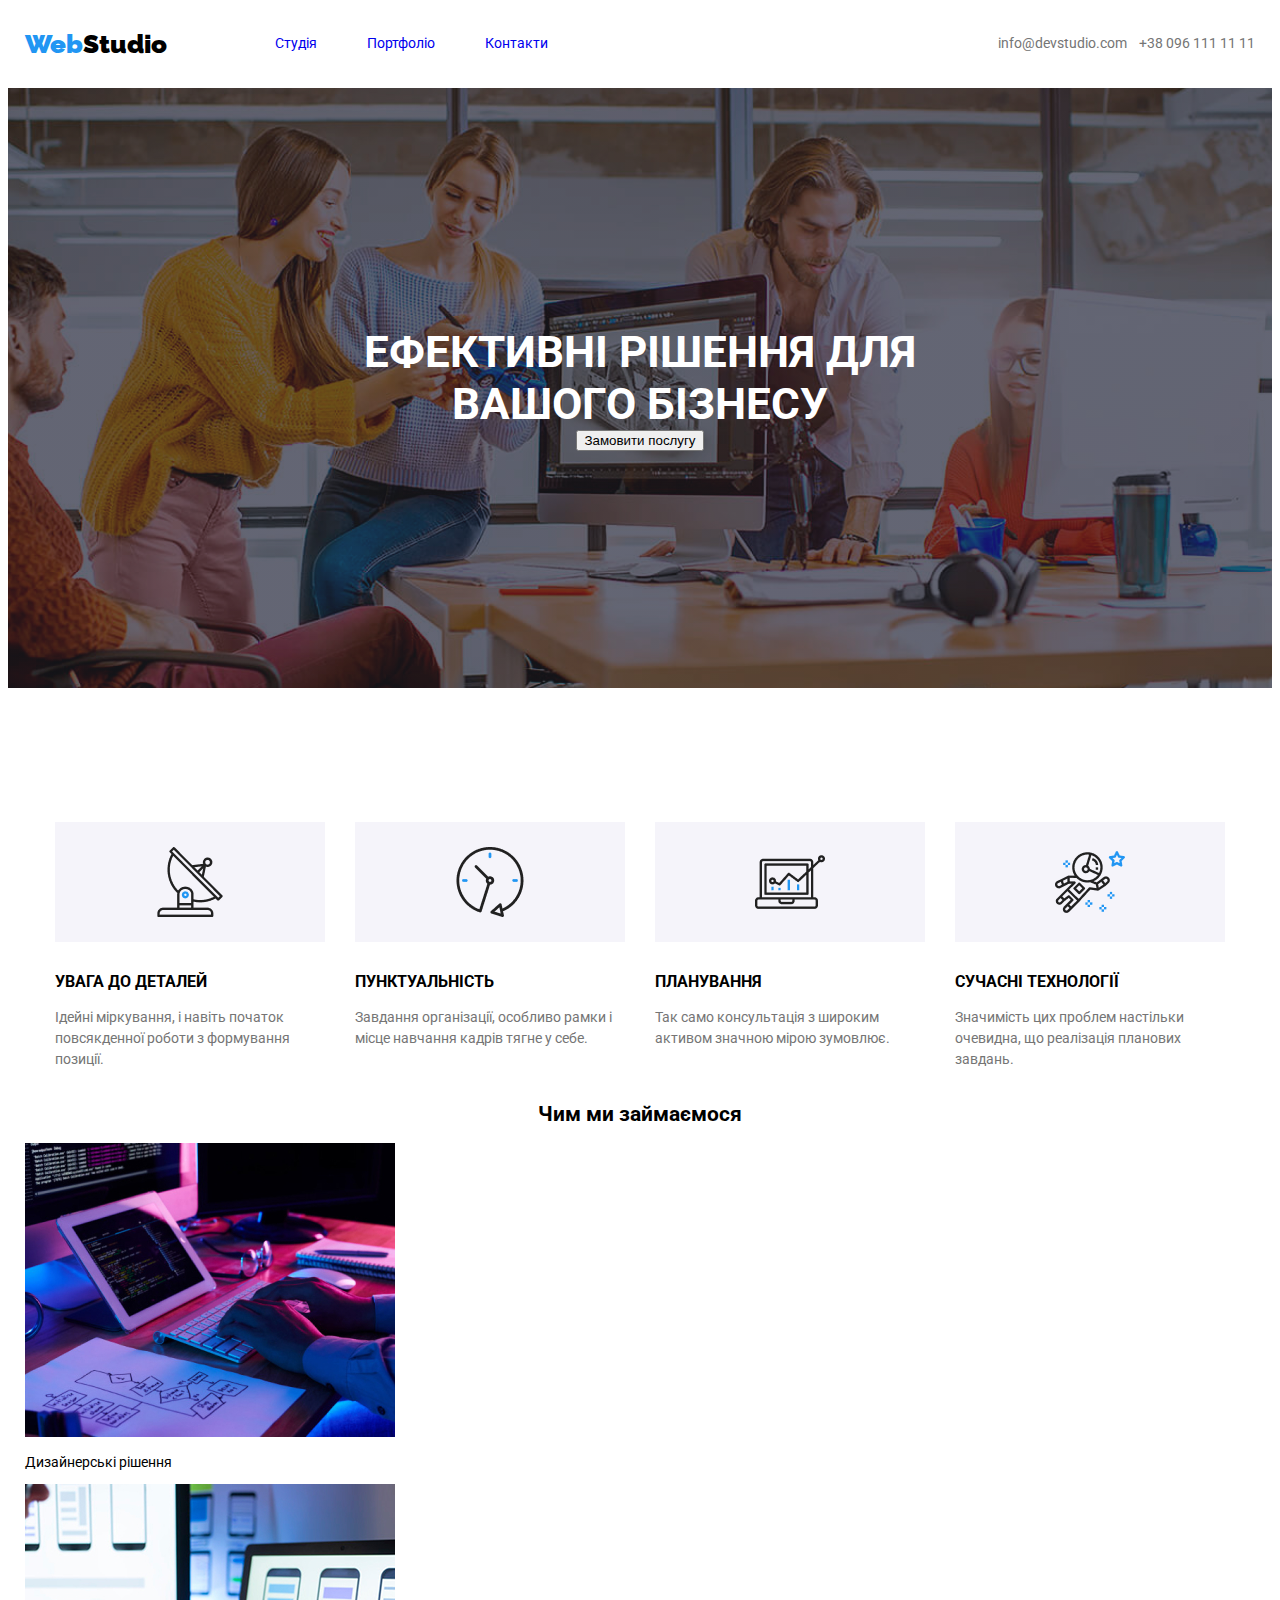
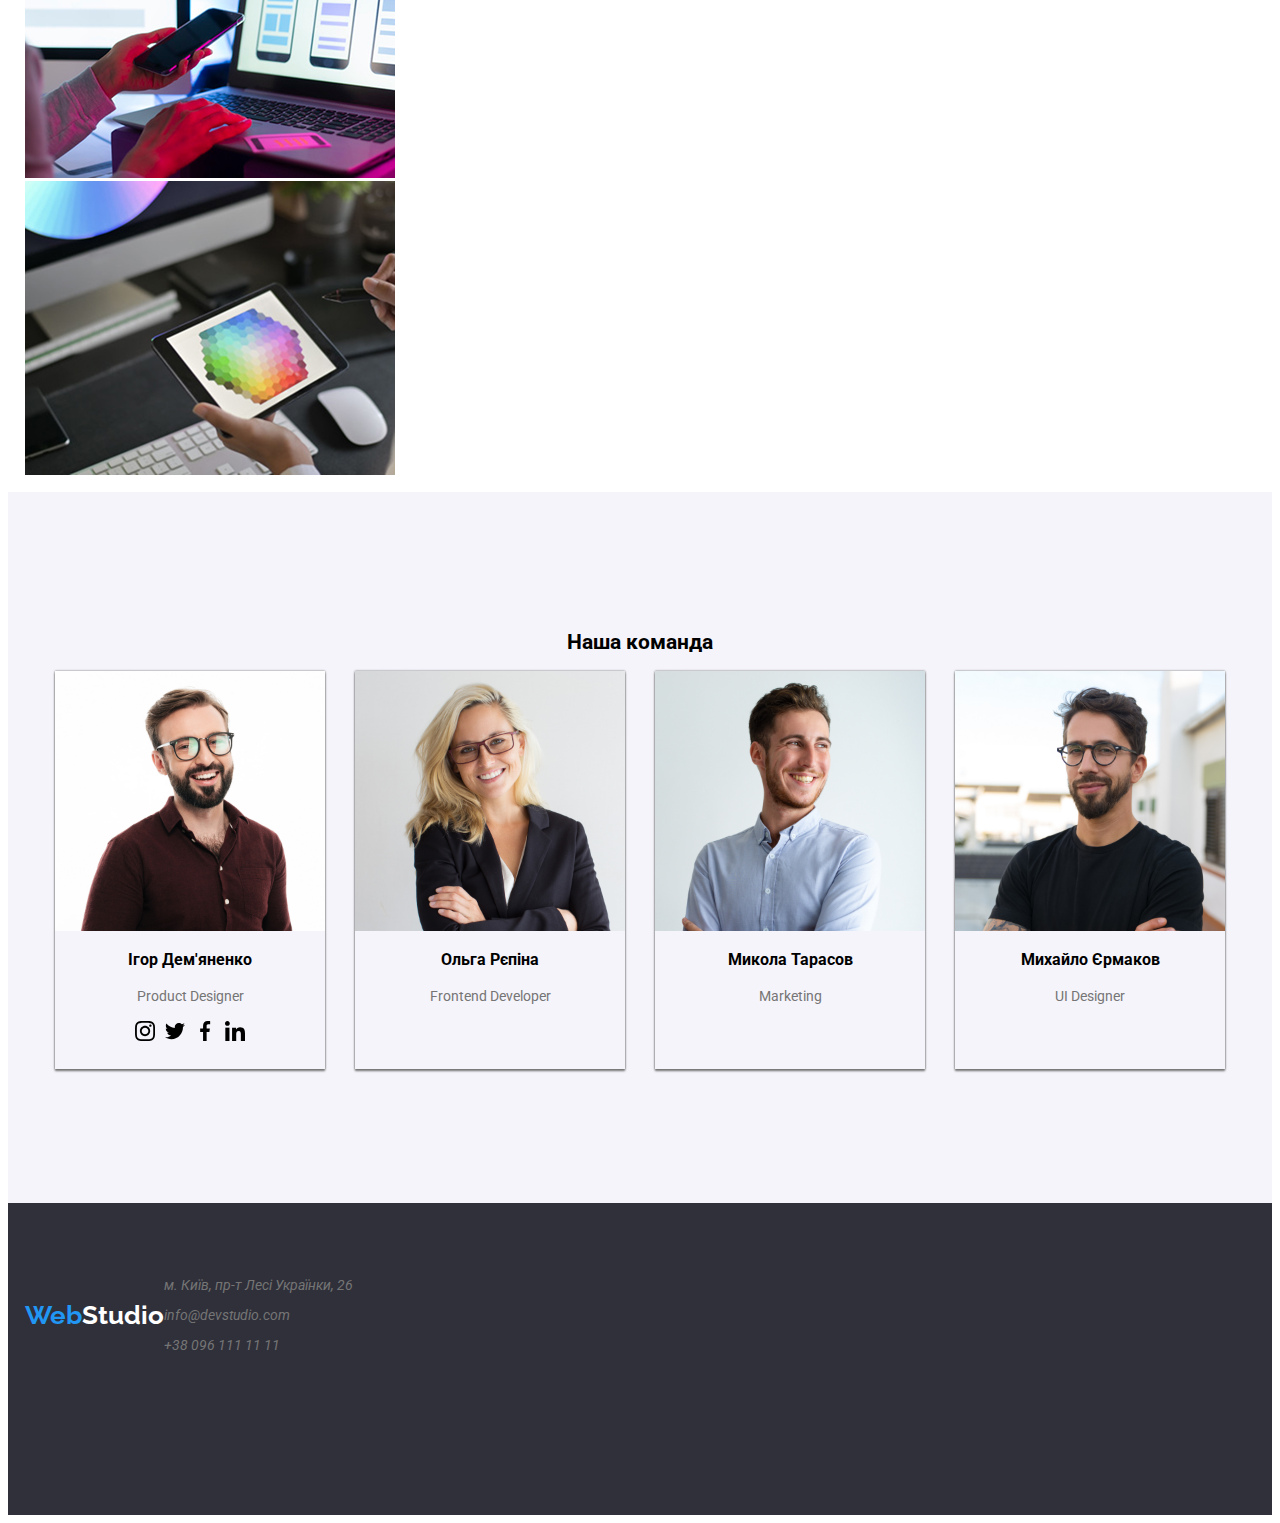
<file: index.html>
<!DOCTYPE html>
<html lang="en">
  <head>
    <meta charset="UTF-8" />
    <meta name="viewport" content="width=device-width, initial-scale=1.0" />

    <link
      href="https://fonts.googleapis.com/css2?family=Raleway:wght@900&display=swap"
      rel="stylesheet"
    />
    <link
      href="https://fonts.googleapis.com/css2?family=Roboto:wght@100...900&display=swap"
      rel="stylesheet"
    />
    <link rel="stylesheet" href="./css/stiles.css" />
    <title>WebStudio</title>
  </head>
  <body>
    <!-- logo+nav(studio-port-contakt)+email+tel -->
    <header>
      <div class="container">
        <h1 class="logo">
          <a href="https://splinter1978.github.io/WebStudio_mentor/">
            <b>Web<span>Studio</span></b>
          </a>
        </h1>
        <nav>
          <ul>
            <li class="nav-item">
              <a href="#">Студія</a>
            </li>
            <li>
              <a href="./portfolio.html">Портфоліо</a>
            </li>
            <li>
              <a href="./contacts.html">Контакти</a>
            </li>
          </ul>
        </nav>
        <div class="contact-head">
          <a href="mailto:info@devstudio.com">info@devstudio.com</a>
          <a href="tel:+380961111111">+38 096 111 11 11</a>
        </div>
      </div>
    </header>
    <!-- hero+about+what-are-we-doing+our-team -->
    <main>
      <section class="hero">
        <div class="container">
          <p>Ефективні рішення для вашого бізнесу</p>
          <button class="button-order">Замовити послугу</button>
        </div>
      </section>
      <section class="about-us">
        <div class="container">
          <ul class="about-us-list">
            <li class="about-us-item">
              <h3>УВАГА ДО ДЕТАЛЕЙ</h3>
              <p>
                Ідейні міркування, і навіть початок повсякденної роботи з
                формування позиції.
              </p>
            </li>
            <li class="about-us-item">
              <h3>ПУНКТУАЛЬНІСТЬ</h3>
              <p>
                Завдання організації, особливо рамки і місце навчання кадрів
                тягне у себе.
              </p>
            </li>
            <li class="about-us-item">
              <h3>ПЛАНУВАННЯ</h3>
              <p>
                Так само консультація з широким активом значною мірою зумовлює.
              </p>
            </li>
            <li class="about-us-item">
              <h3>СУЧАСНІ ТЕХНОЛОГІЇ</h3>
              <p>
                Значимість цих проблем настільки очевидна, що реалізація
                планових завдань.
              </p>
            </li>
          </ul>
        </div>
      </section>
      <section class="we-do-this">
        <div class="container">
          <h2>Чим ми займаємося</h2>
          <ul>
            <li><img src="./imgs/box 1.jpg" alt="we-do-this-1" />
            <p>Дизайнерські рішення</p>
            </li>
            <li><img src="./imgs/box 2.jpg" alt="we-do-this-2" /></li>
            <li><img src="./imgs/box 3.jpg" alt="we-do-this-3" /></li>
          </ul>
        </div>
      </section>
      <section class="our-team">
        <div class="container">
          <h2>Наша команда</h2>
          <ul class="team-list">
            <li class="team-card">
              <img src="./imgs/img 1.jpg" alt="Ігор Дем'яненко" />
              <h3>Ігор Дем'яненко</h3>
              <p>Product Designer</p>
              <ul class="social">
                <li>
                  <a href="">
                    <svg class="socnet">
                      <use
                        xlink:href="./symbol-defs.svg#icon-instagram-2"
                      ></use></svg></a>
                </li>
                <li>
                  <a href="">
                    <svg class="socnet">
                      <use xlink:href="./symbol-defs.svg#icon-twitter-1" /></svg></a>
                </li>
                <li>
                  <a href=""
                    ><svg class="socnet">
                      <use
                        xlink:href="./symbol-defs.svg#icon-facebook-1"/></svg></a>
                </li>
                <li>
                  <a href=""
                    ><svg class="socnet">
                      <use
                        xlink:href="./symbol-defs.svg#icon-linkedin-1"/></svg></a>
                </li>
              </ul>
            </li>
            <li class="team-card">
              <img src="./imgs/img 2.jpg" alt="Ольга Рєпіна" />
              <h3>Ольга Рєпіна</h3>
              <p>Frontend Developer</p>
              
            </li>
            <li class="team-card">
              <img src="./imgs/img 3.jpg" alt="Микола Тарасов" />
              <h3>Микола Тарасов</h3>
              <p>Marketing</p>
            </li>
            <li class="team-card">
              <img src="./imgs/img 4.jpg" alt="Михайло Єрмаков" />
              <h3>Михайло Єрмаков</h3>
              <p>UI Designer</p>

            </li>
          </ul>
        </div>
      </section>
    </main>
    <!-- logo+adress -->
    <footer>
      <div class="container">
        <div class="logo">
          <a href="./index.html">
            <b>Web<span>Studio</span></b>
          </a>
        </div>
        <address>
          <p>м. Київ, пр-т Лесі Українки, 26</p>
          <p>info@devstudio.com</p>
          <p>+38 096 111 11 11</p>
        </address>
      </div>
    </footer>
  </body>
</html>
</file>
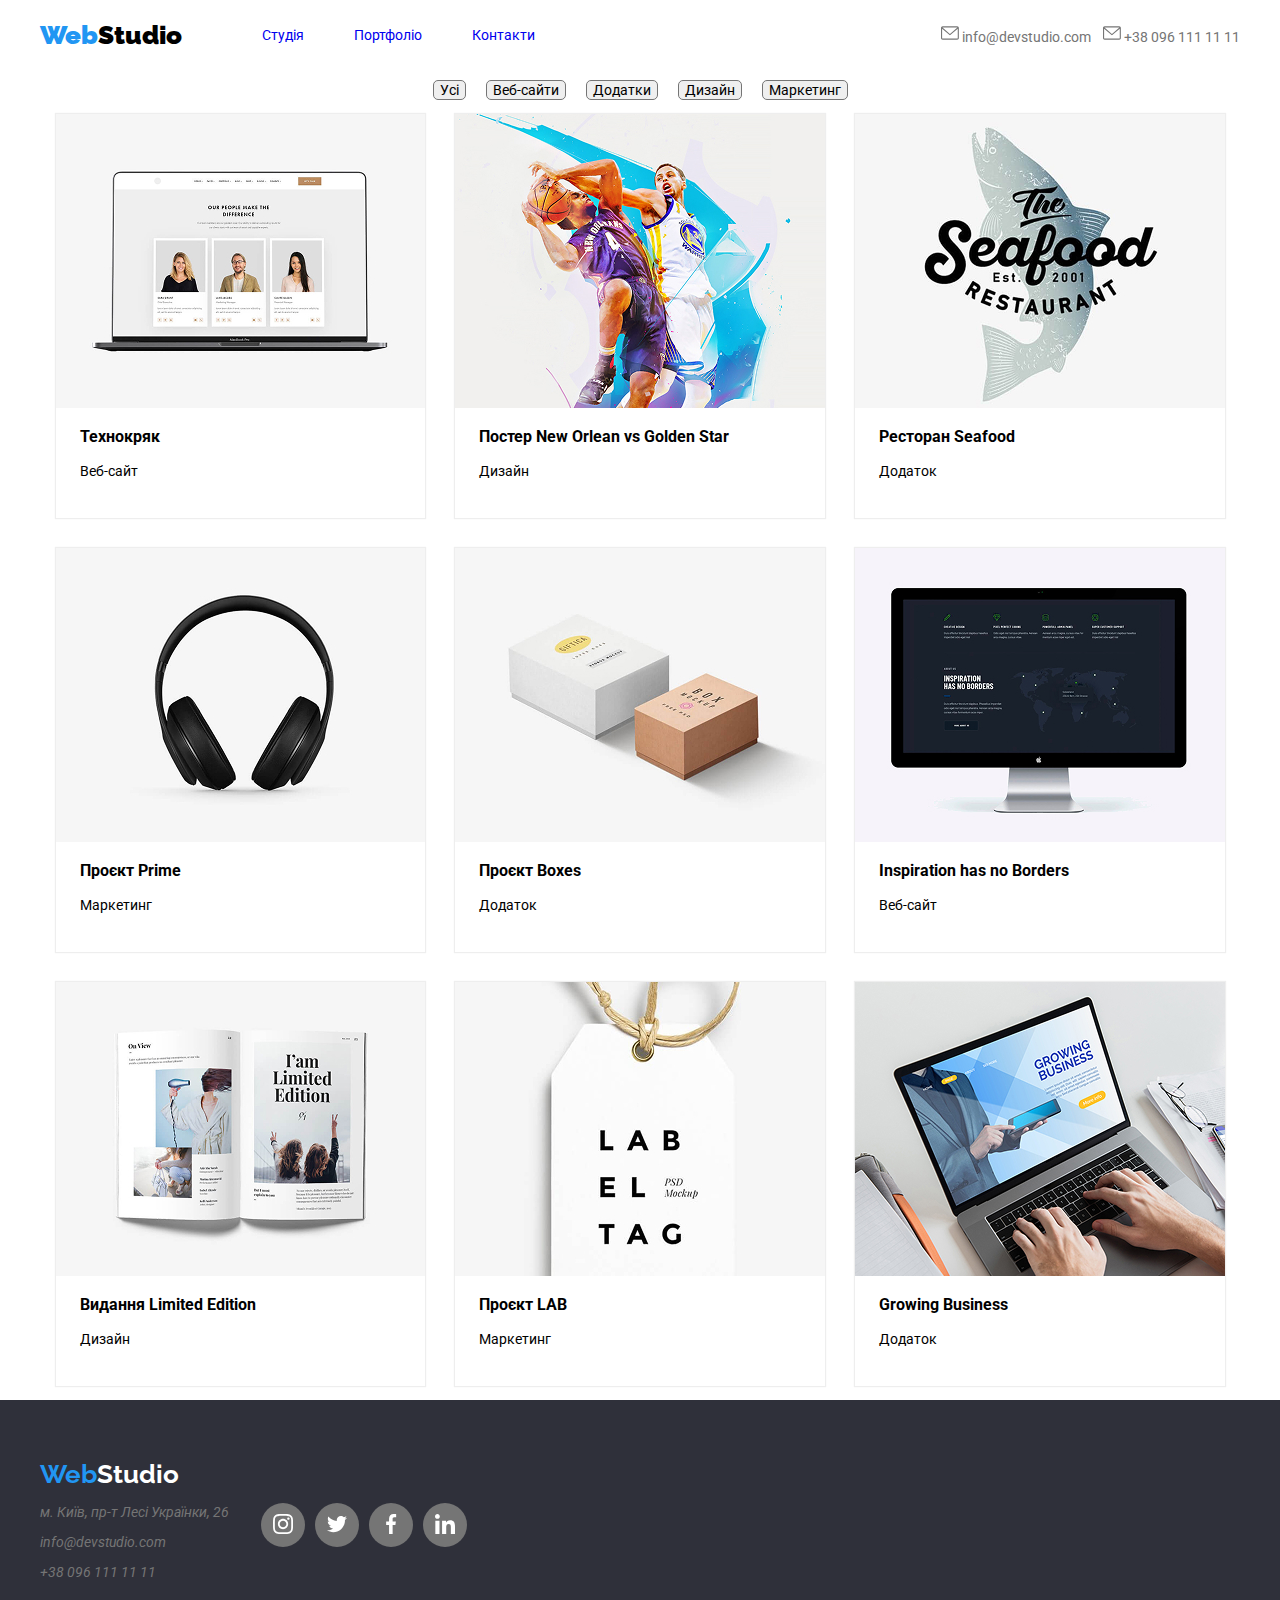
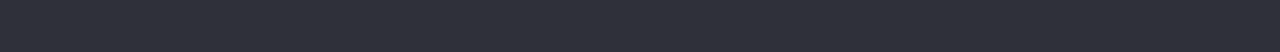
<file: portfolio.html>
<!DOCTYPE html>
<html lang="en">
  <head>
    <meta charset="UTF-8" />
    <meta name="viewport" content="width=device-width, initial-scale=1.0" />

    <link
      href="https://fonts.googleapis.com/css2?family=Raleway:wght@900&display=swap"
      rel="stylesheet"
    />
    <link
      href="https://fonts.googleapis.com/css2?family=Roboto:wght@100...900&display=swap"
      rel="stylesheet"
    />
    <link rel="stylesheet" href="./css/modern-normalize.css">
    <link rel="stylesheet" href="./css/animate.css">
    <link rel="stylesheet" href="./css/stiles.css" />
    <title>Portfolio</title>
  </head>
  <body>
    <!-- logo+nav(studio-port-contakt)+email+tel -->
    <header>
      <div class="container">
        <h1 class="logo">
          <a href="https://splinter1978.github.io/WebStudio_mentor/">
            <b>Web<span>Studio</span></b>
          </a>
        </h1>
        <nav>
          <ul>
            <li class="nav-item">
              <a href="#">Студія</a>
            </li>
            <li class="nav-item  current_page">
              <a href="./portfolio.html">Портфоліо</a>
            </li>
            <li class="nav-item">
              <a href="./contacts.html">Контакти</a>
            </li>
          </ul>
        </nav>
        <div class="contact-head">
          <div class="contact-head-item">
            <svg>
            <use href="./imgs/symbol-defs.svg#icon-envelopehover"></use>
          </svg>
          <a href="mailto:info@devstudio.com">info@devstudio.com</a>
        </div>
        <div class="contact-head-item">
<svg>
            <use href="./imgs/symbol-defs.svg#icon-envelopehover"></use>
          </svg>
          <a href="tel:+380961111111">+38 096 111 11 11</a>
          </div>
          
        </div>
      </div>
    </header>
    <!-- portfolio -->
    <main>
      <section class="portfolio">
        <div class="container">
          <div class="portfolio-select">
          <button class="button-selector trasit-popup">Усі</button>
          <button class="button-selector  trasit-popup">Веб-сайти</button>
          <button class="button-selector  trasit-popup">Додатки</button>
          <button class="button-selector  trasit-popup">Дизайн</button>
          <button class="button-selector  trasit-popup">Маркетинг</button>
        </div>
        <ul class="portfolio-list">
          <li class="portfolio-item">
            <img src="./imgs/img-port1.jpg" alt="Технокряк" />
            <div class="overtext">
              <p>Lorem ipsum dolor sit amet.</p>
            </div>
            <h3>Технокряк</h3>
            
            <p class="selector">Веб-сайт</p>
          </li>
          <li class="portfolio-item">
            <img
              src="./imgs/img-port2.jpg"
              alt="Постер New Orlean vs Golden Star"
            />
            <div class="overtext">
              <p>Lorem ipsum dolor sit amet.</p>
            </div>
            <h3>Постер New Orlean vs Golden Star</h3>
            <p class="selector">Дизайн</p>
          </li>
          <li class="portfolio-item">
            <img src="./imgs/img-port3.jpg" alt="Ресторан Seafood" />
            <div class="overtext">
              <p>Lorem ipsum dolor sit amet.</p>
            </div>
            <h3>Ресторан Seafood</h3>
            <p class="selector">Додаток</p>
          </li>
          <li class="portfolio-item">
            <img src="./imgs/img-port4.jpg" alt="Проєкт Prime" />
            <div class="overtext">
              <p>Lorem ipsum dolor sit amet.</p>
            </div>
            <h3>Проєкт Prime</h3>
            <p class="selector">Маркетинг</p>
          </li>
          <li class="portfolio-item">
            <img src="./imgs/img-port5.jpg" alt="Проєкт Boxes" />
            <div class="overtext">
              <p>Lorem ipsum dolor sit amet.</p>
            </div>
            <h3>Проєкт Boxes</h3>
            <p class="selector">Додаток</p>
          </li>
          <li class="portfolio-item">
            <img src="./imgs/img-port6.jpg" alt="Inspiration has no Borders" />
            <div class="overtext">
              <p>Lorem ipsum dolor sit amet.</p>
            </div>
            <h3>Inspiration has no Borders</h3>
            <p class="selector">Веб-сайт</p>
          </li>
          <li class="portfolio-item">
            <img src="./imgs/img-port7.jpg" alt="Видання Limited Edition" />
            <div class="overtext">
              <p>Lorem ipsum dolor sit amet.</p>
            </div>
            <h3>Видання Limited Edition</h3>
            <p class="selector">Дизайн</p>
          </li>
          <li class="portfolio-item">
            <img src="./imgs/img-port8.jpg" alt="Проєкт LAB" />
            <div class="overtext">
              <p>Lorem ipsum dolor sit amet.</p>
            </div>
            <h3>Проєкт LAB</h3>
            <p class="selector">Маркетинг</p>
          </li>
          <li class="portfolio-item">
            <img src="./imgs/img-port9.jpg" alt="Growing Business" />
            <div class="overtext">
              <p>Lorem ipsum dolor sit amet.</p>
            </div>
            <h3>Growing Business</h3>
            <p class="selector">Додаток</p>
          </li>
        </ul>
        </div>
        
      </section>
    </main>
    <!-- logo+adress -->
    <footer>
      <div class="container">
        <div class="footer-contacts">
          <div class="logo">
          <a href="./index.html">
            <b>Web<span>Studio</span></b>
          </a>
        </div>
        <address>
          <p>м. Київ, пр-т Лесі Українки, 26</p>
          <p>info@devstudio.com</p>
          <p>+38 096 111 11 11</p>
        </address>
      </div>
      <div class="join_us">
          <ul class="social">
                <li class="social-item">
                  <a href="">
                    <svg class="socnet">
                      <use
                        xlink:href="./imgs/symbol-defs.svg#icon-instagram-2"
                      ></use></svg></a>
                </li>
                <li class="social-item">
                  <a href="">
                    <svg class="socnet">
                      <use xlink:href="./imgs/symbol-defs.svg#icon-twitter-1" /></svg></a>
                </li>
                <li class="social-item">
                  <a href=""
                    ><svg class="socnet">
                      <use
                        xlink:href="./imgs/symbol-defs.svg#icon-facebook-1"/></svg></a>
                </li>
                <li class="social-item">
                  <a href=""
                    ><svg class="socnet">
                      <use
                        xlink:href="./imgs/symbol-defs.svg#icon-linkedin-1"/></svg></a>
                </li>
              </ul>
        </div>
        <div class="form">
          
        </div>
    </div>
    </footer>
  </body>
</html>
</file>
<file: css/stiles.css>
:root {
  --color-gray: #757575;
  --color-dgray: #212121;
  --color-lgray: #ececec;
  --color-black: #000000;
  --color-blue: #2196f3;
  --color-white: #ffffff;
  --color-fon: #2f303a;
  --color-lfon: #f5f4fa;

}
body {
  font-family: 'Roboto', sans-serif;
  font-size: 14px;
}
ul {
  padding: 0;
}
h2 {
  text-align: center;
}
.container {
  max-width: 1230px;
  margin: 0 auto;
  padding: 0 15px;
}
a, button, .button-selector {
  cursor: pointer;
}
a {
  text-decoration: none;
}
.button-selector:hover {
  background-color: var(--color-blue);
}
/* header */
header {
  height: 80px;
}
header>.container {
  display: flex;
  justify-content: space-between;
  align-items: center;
}
nav {
  flex-basis: 50%;
}
nav ul {
  display: flex;
  justify-content: flex-start;
  column-gap: 50px;
}
.nav-item {
  position: relative;
}
.nav a, nav a:visited {
  color: var(--color-black);
}
nav a:hover {
  color: var(--color-blue);
}
.nav-item::after {
    content: '';
  position: absolute;
  width: 100%;
  height: 2px;
  background-color: var(--color-blue);
  bottom: -20px;
  left: 0;
  
  transform: scaleX(0);
  transform-origin: bottom right;
  transition: transform 0.25s ease-out; 
}
.nav-item:hover::after {
  transform: scaleX(1);
  transform-origin: bottom left;
}
.current_page {
  position: relative;
}
.current_page::after {
  content: '';
  position: absolute;
  
  width: 100%;
  height: 2px;
  background-color: var(--color-blue);
  bottom: -20px;
  left: 0;
  animation: current 1000ms ease-out infinite;
}
@keyframes current {
  0% {
    animation-play-state: paused;
  }
  20% {
transform: scaleX(0);
  transform-origin: bottom left;
  }
  80% {
    transform: scaleX(100%);
  transform-origin: bottom left;
  }
  100% {
 animation-delay: 100ms;
  }
}
.contact-head { 
  display: flex;
  fill: var(--color-gray);
  color: var(--color-gray);
  gap: 12px;
}
.contact-head-item:hover { 
  fill: var(--color-blue);
  color: var(--color-blue);
}
.contact-head a {
  color: inherit;
}

.contact-head-item > svg {
  height: 18px;
  width: 18px;
  }

.logo a, .logo a:visited {
  font-family: 'Raleway';
  font-size: 26px;
  color: var(--color-blue);
  text-decoration: none;

}
.logo span {
  color: var(--color-black);
}
footer .logo span {
  color: var(--color-white);
}
/* main */
.hero {
  height: 600px;
  background-color: var(--color-fon);
  color: var(--color-white);
  background: 
  linear-gradient(0deg, rgba(47, 48, 58, 0.4), 
  rgba(47, 48, 58, 0.4)), 
  url(../imgs/Img.png) center no-repeat;
  background-size:cover;
  text-align: center;
  display: flex;
  flex-direction: column;
  justify-content: center;
}
.hero p {
  max-width: 696px;
  margin: 0 auto ;
  padding: 0 40px;
  font-size: 44px;
  font-weight: 700;
  text-transform: uppercase;
  
}
.hero .btn-open, .submit {
  height: 50px;
  width: 216px;
  margin: 30px;
  color: var(--color-white);
  text-align: center;
  border-radius: 4px;
  background-color: var(--color-blue);
  position: relative;
transition: box-shadow 250ms cubic-bezier(0.4, 0, 0.2, 1);
}

.hero .btn-open:hover, .submit:hover {
  box-shadow: 2px 2px 2px rgba(47, 48, 58, 0.4);
}

/* MODAL */

.backdrop {
  position: fixed;
  top: 0;
  left: 0;
  width: 100%;
  height: 100%;
  background-color: rgba(0, 0, 0, 0.5);
  opacity: 1;
  transition: all 1s ease-in-out;
}

.backdrop.is-hidden {
  opacity: 0;
  pointer-events: none;
}

.no-scroll {
  overflow: hidden;
}

.modal {
  position: absolute;
  top: 50%;
  left: 50%;
  min-width: 528px;
  min-height: 581px;
  padding: 8px;
  background-color: var(--color-white);
  transform: translate(-50%, -50%);
  z-index: 100;
  
}
.modal-title {
color: var(--color-black);
text-align: center;
}

.btn-close {
  width: 30px;
  height: 30px;
  border-radius: 50%;
  display: flex;
  justify-content: center;
  align-items: center;
  margin: 0 0 0 auto;
  background-color: inherit;
  font-size: 18px;
  padding: 0;
  border: 1px solid var(--color-gray);
  color: var(--color-gray);
}
.mod-form {
  width: 448px;
  margin: 0 auto;
}
.mod-form label {
  display: block;
  color: #000000;
  text-align: left;
  margin-left: 15px;
  
}
.mod-form input, .mod-form input:focus {
border: none;
outline: none;
}

.mod-form-outline {
  width: 100%;
  height: 40px;
  outline: 1px solid var(--color-gray);
  display: flex;
  justify-content: center;
  align-items: center;
  padding-left: 15px;
  border-radius: 10px;
}
.input_icon {
width: 18px;
height: 18px;
background-color: var(--color-gray);
}
.mod-form-outline input {
  flex-grow: 1;
  text-align: left;
}

.mod-form-outline:focus-within {
outline: 1px solid var(--color-blue);
}
.mod-form-outline:focus-within>.input_icon{
background-color: var(--color-blue)
}
.mod-form>textarea {
  display: block;
  margin-left: 0;
  width: 100%;
  border-radius: 10px;
  border: none;
  outline: 1px solid var(--color-gray);
}
.mod-form>textarea:focus {
  outline: 1px solid var(--color-blue);
}

.useragr {
  display: flex;
  gap: 0;
  text-align: left;
  padding-top: 10px;
}
.useragr>input {
margin: 0;
}
.useragr_text {
  text-transform: none !important;
  font-size: 14px !important;
  color: var(--color-dgray);
  padding: 0 !important;

}
.useragr_text p{
  margin: 0;
}
.useragr_text a, .useragr_text a:visited {
  transform: none;
  color: var(--color-blue);
}

.submit {
  display: block;
  margin: 0 auto;
  margin-top: 20px;
}
/* end modal */
.about-us, .our-team,  .we_do_this{
  padding-top: 120px;
}
.about-us-item {
  flex: 0 0 270px;
  position: relative;
  transition: box-shadow 250ms cubic-bezier(0.4, 0, 0.2, 1);
}
.about-us-item:hover {
  box-shadow: 3px 3px 2px rgba(47, 48, 58, 0.4);
}
.about-us-item::before {
content: '';
  display: block;
  width: 270px;
  height: 120px;
  background-color: var(--color-lfon);
  background-image: url(../imgs/antenna1.png);
  background-size: 70px;
  background-repeat: no-repeat;
  background-position: center;
  margin-bottom: 30px;

}

.about-us-item:nth-child(2)::before {
  background-image: url(../imgs/clock1.png);
}
.about-us-item:nth-child(3)::before {
  background-image: url(../imgs/diagram1.png);
}
.about-us-item:nth-child(4)::before {
  background-image: url(../imgs/astronaut1.png);
}
.our-team {
  background-color: #f5f4fa;
  padding-bottom: 120px;
}

li {
  list-style-type: none;
}
.about-us p, .our-team p {
  font-weight: normal;
  color: var(--color-gray);
  line-height: 1.5;
}
.about-us ul, .we_do_this ul, .our-team ul, .portfolio-list{
  display: flex;
  justify-content: center;
  gap: 30px;
  flex-wrap: wrap;
}
/* WE_DO_THIS */

.we_do_this-item {
  position: relative;
  padding: 0;
  transition: box-shadow 250ms cubic-bezier(0.4, 0, 0.2, 1);
}
.we_do_this-item:hover{
  box-shadow: 3px 3px 2px rgba(47, 48, 58, 0.4);
}
.we_do_this-item p {
  margin: 0;
  position: absolute;
  left: 0;
  bottom: 0;
  height: 70px;
  width: 100%;
  display: flex;
  justify-content: center;
  align-items: center;
  color: var(--color-white);
  background: linear-gradient(0deg, rgba(47, 48, 58, 0.4), rgba(47, 48, 58, 0.4));
}

/* TEAM */
.team-card {
flex: 0 0 270px;
box-shadow: 
0px 0px 2px 0px var(--color-gray),
0px 2px 2px 0px var(--color-gray);
text-align: center;
transition: box-shadow 250ms cubic-bezier(0.4, 0, 0.2, 1);
}
.team-card:hover {
  box-shadow: 
0px 0px 2px 0px var(--color-gray),
2px 2px 2px 2px var(--color-gray);
}
.our-team img {
  height: 260px;
  width: 270px;
  background-color: var(--color-lfon);
}
/* PORTFOLIO */
.portfolio-select {
  max-width: 575px;
  margin: 0 auto;
  display: flex;
  gap: 20px;
  justify-content: center;
}
.button-selector {
  border-radius: 5px;
  border: 1px solid var(--color-gray);
}
.portfolio-item {
  height: 404px;
  flex-basis: calc((100%-40px)/3);
  box-shadow: 0px 0px 1px 1px  #eeeeee;
  position: relative;
  transition: box-shadow 250ms cubic-bezier(0.4, 0, 0.2, 1);
}
.portfolio-item:hover {
  box-shadow: 0px 0px 3px 1px  var(--color-gray);
}
.portfolio-item h3, .portfolio-item p {
  margin-left: 24px;
}

.overtext {
  position: absolute;
  top: 0;
  width: 100%;
  height: 294px;
  background-color: rgba(8, 193, 240, 0.5);
  transform: scaleY(0);
  transition: transform 250ms cubic-bezier(0.4, 0, 0.2, 1);
  transform-origin: bottom center;
}
.portfolio-item>img:hover + .overtext, .overtext:hover {
  transform: scaleY(1);
}

/* FOOTER */
footer .container {
  display: flex;
  justify-content: left;
  align-items: center;
}
footer {
  height: 252px;
  background-color: var(--color-fon);
  color: var(--color-gray);
  padding-top: 60px;
  transition: all 250ms cubic-bezier(0.4, 0, 0.2, 1);
}
footer p:hover {
color: var(--color-white);
}

.social {
  display: flex;
   list-style-type: none;
  justify-content: center;
  /* align-items: center; */
height: 48px;
width: 270px;
margin: 0 auto;
padding: 0;
gap: 10px !important;
}
.socnet {
  height: 20px;
  width: 20px;
  padding: 0;
}
.social-item {
  height: 44px;
  width: 44px;
  padding: 0px;
  margin: 0px;
border-radius: 100%;
overflow: hidden;
display: flex;
justify-content: center;
align-items: center;
fill: #757575;
transition: all 250ms cubic-bezier(0.4, 0, 0.2, 1);
}
footer .social-item
{
  background-color: var(--color-gray);
  fill: var(--color-white);
}
.social-item:hover {
  background-color: #2196f3;
  fill: var(--color-white);
}
/* .socnet:hover {
  fill: var(--color-lgray);
} */
use {
  margin: 0;
  padding: 0;
}

.trasit-popup {
  position: relative;
  transition: transform 250ms cubic-bezier(0.4, 0, 0.2, 1),
  box-shadow 250ms cubic-bezier(0.4, 0, 0.2, 1);
}
.trasit-popup:hover {
  transform: scale(1.2) translate(-5px, -5px);
  box-shadow: 3px 3px 3px 1px  var(--color-gray);
}
</file>
